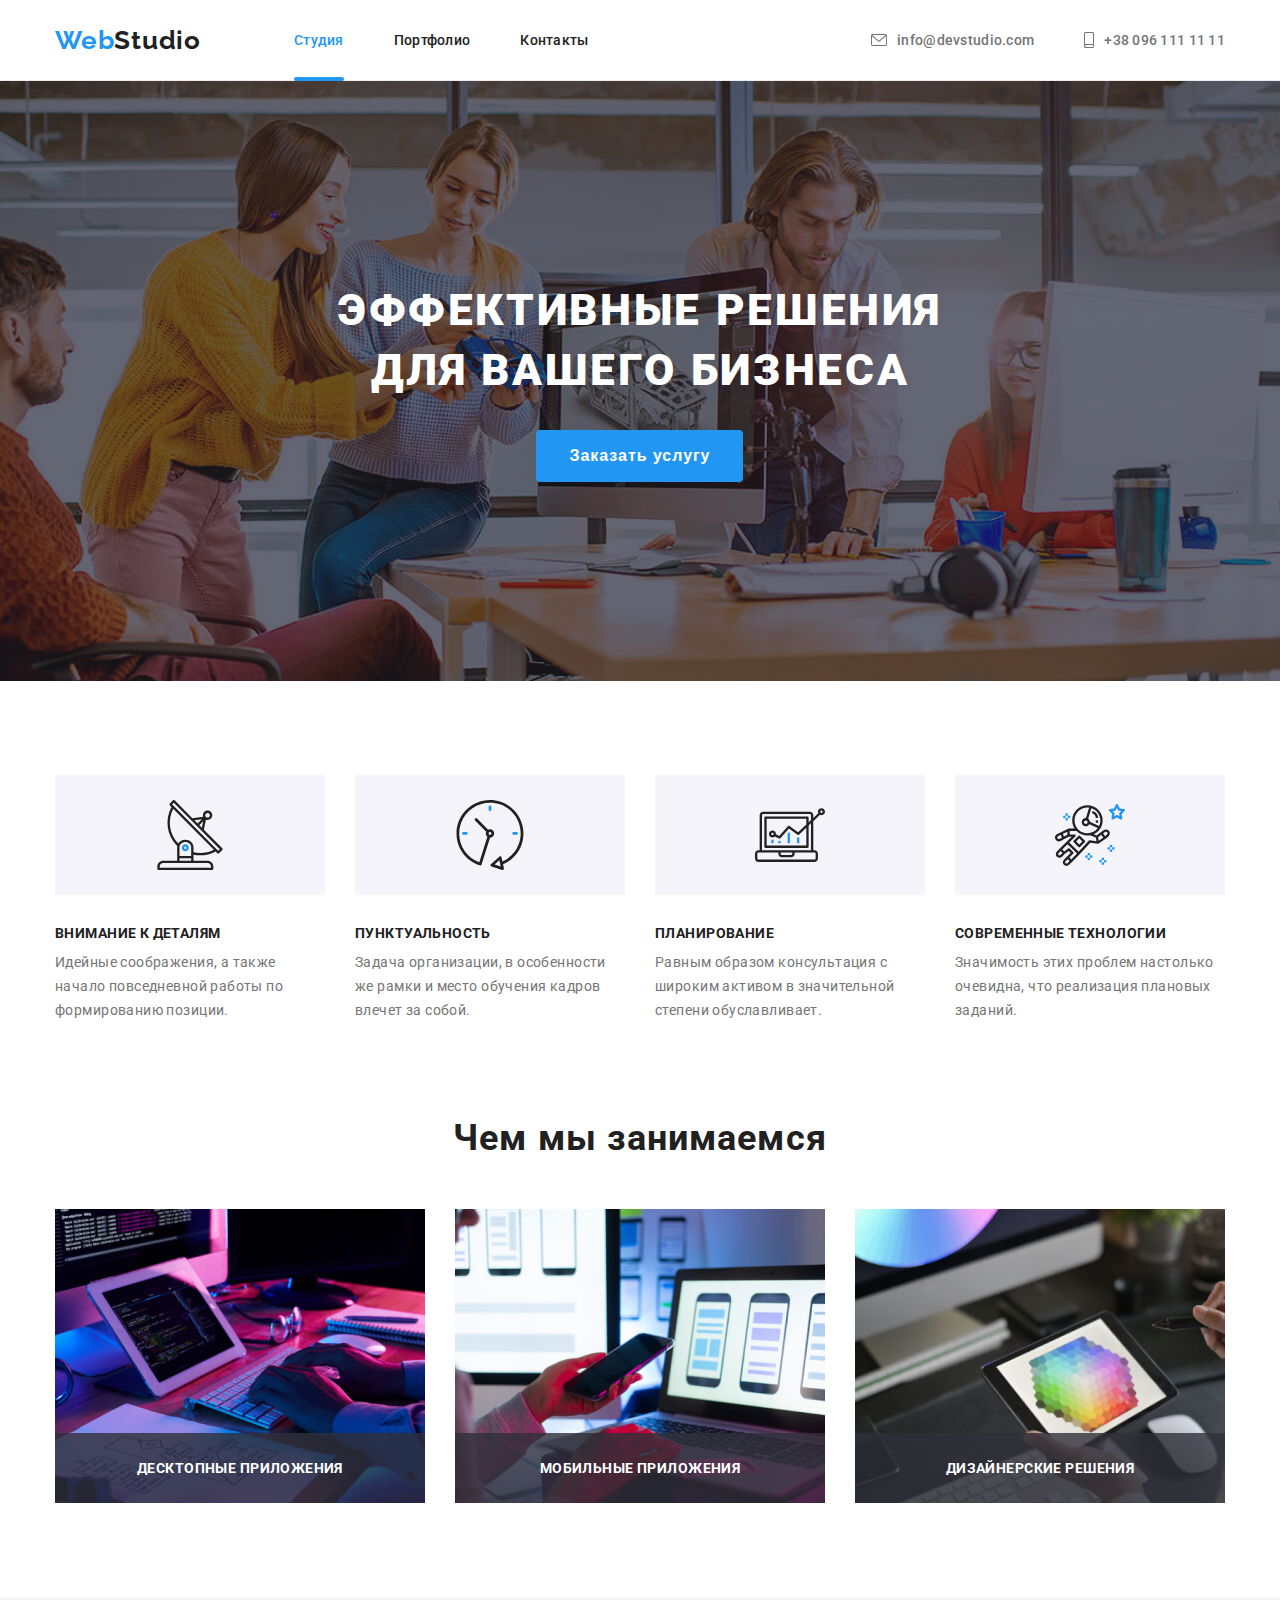
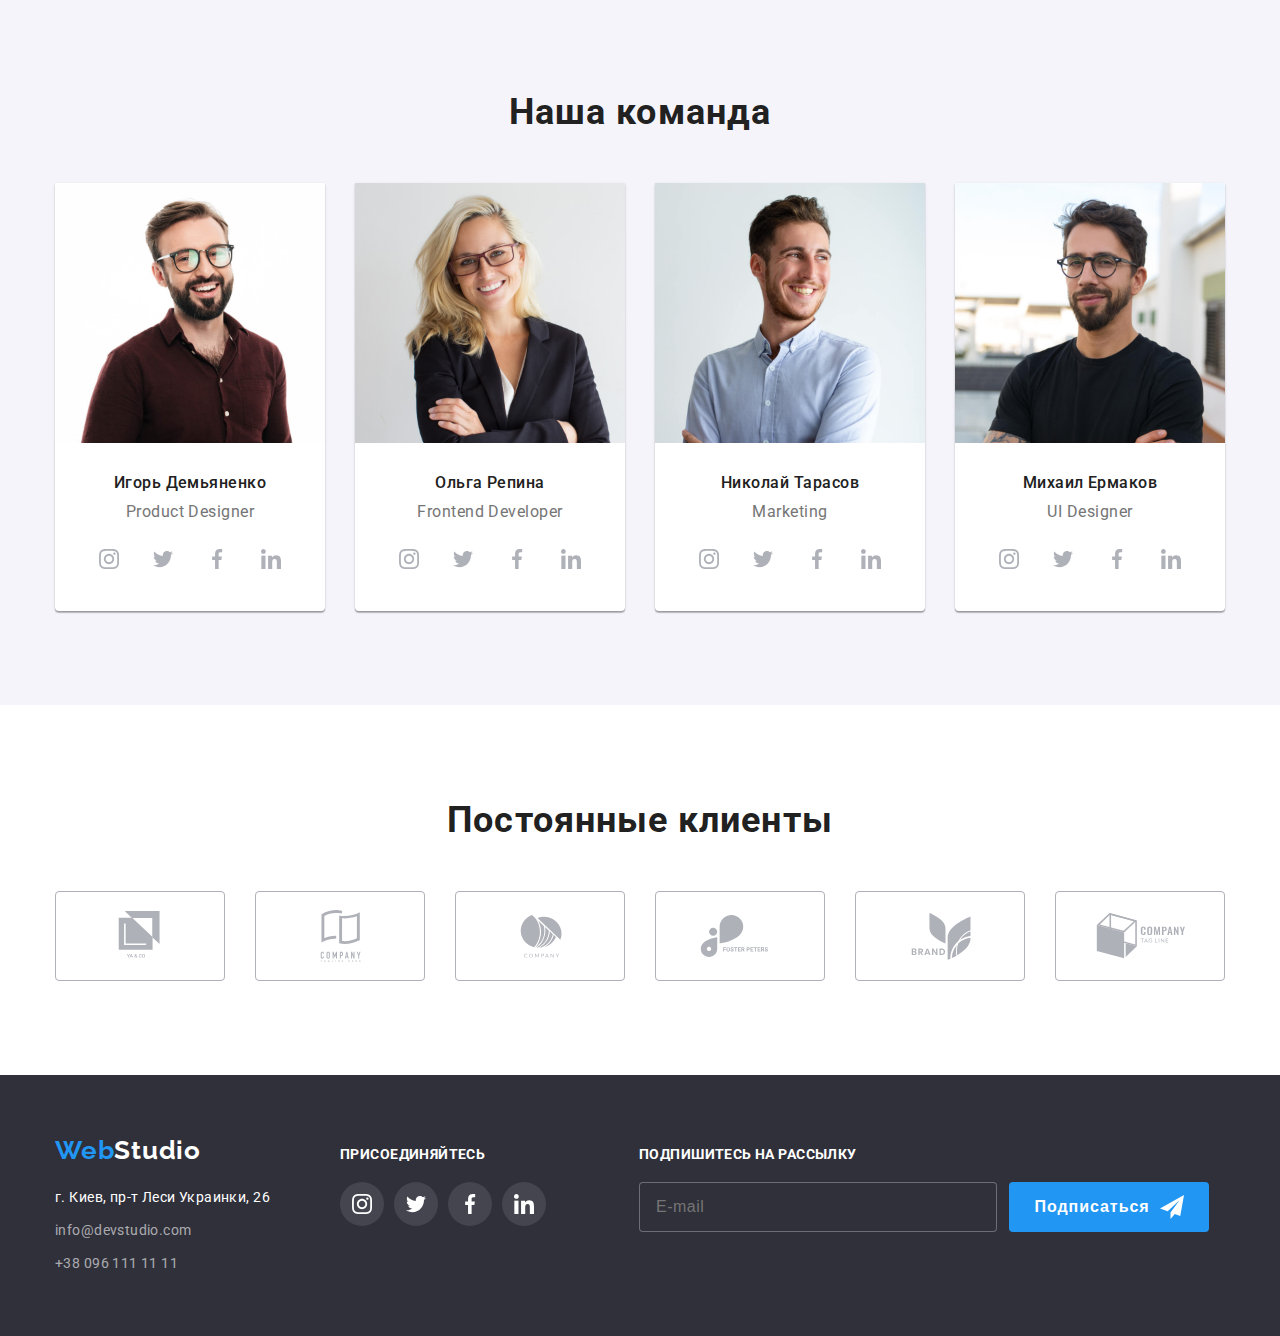
<file: index.html>
<!DOCTYPE html>
<html lang="ru">
<head>
  <meta charset="UTF-8">
  <meta name="viewport" content="width=device-width, initial-scale=1.0">
  <title>Web Studio</title>
  <link href="https://fonts.googleapis.com/css2?family=Raleway:wght@700&family=Roboto:wght@400;500;700;900&display=swap" rel="stylesheet">
  <link rel="stylesheet" href="https://cdnjs.cloudflare.com/ajax/libs/modern-normalize/1.0.0/modern-normalize.min.css" integrity="sha512-ISS7cAi1PEhQ8jnbJpJZMd29NlhNj4AWYyLOSp2CE/CsHxTCu+r+t0D2yoJudVrd0/8fTVPUVDzY5Tvli75u/g==" crossorigin="anonymous" />
  <link rel="stylesheet" href="./css/main.min.css">
</head>

<body class="page">
  
  <!--Header-->
  <header class="page-header">
    <div class="container header-parts">
        <nav class="page-header-nav">
          <a href="./index.html" class="logo link">Web<span class="logo-header">Studio</span>
          </a>
          <!-- Site-nav -->
          <ul class="list site-nav">
            <li class="site-nav-item">
              <a href="./index.html" class="link current">Студия</a>
            </li>
            <li class="site-nav-item">
              <a href="./portfolio.html" class="link">Портфолио</a>
            </li>
            <li class="site-nav-item">
              <a href="" class="link">Контакты</a>
            </li>
          </ul>
        </nav>
        <address class="header-address">
          <ul class="list header-address-list">
            <li class="header-address-item">
              <a href="mailto:info@devstudio.com" class="contacts link">
                <svg class="contact-pick" width="16" height="12">
                  <use href="./images/svg/icons.svg#icon-envelope">
                  </use>
                </svg>
                info@devstudio.com</a>
            </li>
            <li class="header-address-item">
              <a href="tel:380961111111" class="contacts link">
                <svg class="contact-pick" width="10" height="16">
                  <use href="./images/svg/icons.svg#icon-smartphone">
                  </use>
                </svg>
                +38 096 111 11 11</a>
            </li>
          </ul>
        </address>
    </div>
  </header>

  <main>
    <!--Hero-->
    <section class="hero">
      <div class="hero-items">
      <h1 class="hero-title">Эффективные решения <br> для вашего бизнеса</h1>
        <button data-modal-open type="button" class="button-primary">Заказать услугу</button>
      </div>
      </section>

    <!--Advantages-->
    <section class="section">
      <div class="container">
        <h2 class="section-title visually-hidden">Преимущества</h2>

        <ul class="advantages-list list">
          <li class="advantages-item">
              <h3 class="advantages-title">Внимание к деталям</h3>
              <p>Идейные соображения, а также начало повседневной работы по формированию позиции.</p>
          </li>

          <li class="advantages-item">
              <h3 class="advantages-title"> Пунктуальность</h3>
              <p>Задача организации, в особенности же рамки и место обучения кадров влечет за собой.</p>
          </li>

          <li class="advantages-item">
             <h3 class="advantages-title">Планирование</h3>
             <p>Равным образом консультация с широким активом в значительной степени обуславливает.</p>
          </li>

          <li class="advantages-item">
              <h3 class="advantages-title">Современные технологии</h3>
              <p>Значимость этих проблем настолько очевидна, что реализация плановых заданий.</p>
          </li>
        </ul>
      </div>
    </section>

    <!-- Features -->
    <section class="features section">
      <div class="container">
        <h2 class="title">Чем мы занимаемся</h2>
          <ul class="features-list list">
            <li class="features-item">
              
              <img src="./images/features/box1.jpg" width="370" height="294" alt="человек работает с компьютером">
              <div class="features-overlay">
            <h3 class="features-item-title">Десктопные приложения</h3>
            </div>
            </li>
            <li class="features-item">
              
              <img src="./images/features/box2.jpg" width="370" height="294" alt="человек работает с телефоном">
              <div class="features-overlay">
              <h3 class="features-item-title">Мобильные приложения</h3>
            </div>
            </li>
            <li class="features-item">
              
              <img src="./images/features/box3.jpg" width="370" height="294" alt="человек работает с планшетом">
              <div class="features-overlay">
              <h3 class="features-item-title">Дизайнерские решения</h3>
            </div>
            </li>
         </ul>
      </div>
    </section>

    <!--Our-team-->
    <section class="our-team section">
      <div class="container">
        
          <h2 class="title">Наша команда</h2>
        
          <ul class="team-cards list">
            <li class="team-cards-item">
              <img src="./images/ourteam/img.jpg" width="270" height="260" alt="Игорь Демьяненко">
                <h3 class="team-mamber">Игорь Демьяненко</h3>
                  <p>Product Designer</p>
                <ul class="social-network list">
                    <li class="social-network-item">
                      <a href="" class="social-link" aria-label="Instagram link">
                      <svg class="network-icon">
                        <use href="./images/svg/icons.svg#icon-instagram">
                        </use>
                      </svg>
                    </a>
                  </li>
                    <li class="social-network-item">
                      <a href="" class="social-link" aria-label="Twitter link">
                      <svg class="network-icon">
                        <use href="./images/svg/icons.svg#icon-twitter">
                        </use>
                      </svg>
                    </a>
                  </li>
                    <li class="social-network-item">
                      <a href="" class="social-link" aria-label="Facebook link">
                      <svg class="network-icon">
                        <use href="./images/svg/icons.svg#icon-facebook">
                        </use>
                      </svg>
                    </a>
                  </li>
                    <li class="social-network-item">
                      <a href="" class="social-link" aria-label="Linkedin link">
                      <svg class="network-icon">
                        <use href="./images/svg/icons.svg#icon-linkedin">
                        </use>
                      </svg>
                    </a>
                  </li>
                </ul>
              </li>
              <li class="team-cards-item">
                <img src="./images/ourteam/img-1.jpg" width="270" height="260" alt="Ольга Репина">
                  <h3 class="team-mamber">Ольга Репина</h3>
                    <p>Frontend Developer</p>
                    <ul class="social-network list">
                      <li class="social-network-item">
                        <a href="" class="social-link" aria-label="Instagram link">
                        <svg class="network-icon">
                          <use href="./images/svg/icons.svg#icon-instagram">
                          </use>
                        </svg>
                      </a>
                    </li>
                      <li class="social-network-item">
                        <a href="" class="social-link" aria-label="Twitter link">
                        <svg class="network-icon">
                          <use href="./images/svg/icons.svg#icon-twitter">
                          </use>
                        </svg>
                      </a>
                    </li>
                      <li class="social-network-item">
                        <a href="" class="social-link" aria-label="Facebook link">
                        <svg class="network-icon">
                          <use href="./images/svg/icons.svg#icon-facebook">
                          </use>
                        </svg>
                      </a>
                    </li>
                      <li class="social-network-item">
                        <a href="" class="social-link" aria-label="Linkedin link">
                        <svg class="network-icon">
                          <use href="./images/svg/icons.svg#icon-linkedin">
                          </use>
                        </svg>
                      </a>
                    </li>
                    </ul>
              </li>
              <li class="team-cards-item">
                <img src="./images/ourteam/img-2.jpg" width="270" height="260" alt="Николай Тарасов">
                  <h3 class="team-mamber">Николай Тарасов</h3>
                    <p>Marketing</p>
                    <ul class="social-network list">
                      <li class="social-network-item">
                        <a href="" class="social-link" aria-label="Instagram link">
                        <svg class="network-icon">
                          <use href="./images/svg/icons.svg#icon-instagram">
                          </use>
                        </svg>
                      </a>
                    </li>
                      <li class="social-network-item">
                        <a href="" class="social-link" aria-label="Twitter link">
                        <svg class="network-icon">
                          <use href="./images/svg/icons.svg#icon-twitter">
                          </use>
                        </svg>
                      </a>
                    </li>
                      <li class="social-network-item">
                        <a href="" class="social-link" aria-label="Facebook link">
                        <svg class="network-icon">
                          <use href="./images/svg/icons.svg#icon-facebook">
                          </use>
                        </svg>
                      </a>
                    </li>
                      <li class="social-network-item">
                        <a href="" class="social-link" aria-label="Linkedin link">
                        <svg class="network-icon">
                          <use href="./images/svg/icons.svg#icon-linkedin">
                          </use>
                        </svg>
                      </a>
                    </li>
                    </ul>
              </li>
              <li class="team-cards-item">
                <img src="./images/ourteam/img-3.jpg" width="270" height="260" alt="Михаил Ермаков">
                  <h3 class="team-mamber">Михаил Ермаков</h3>
                    <p>UI Designer</p>
                    <ul class="social-network list">
                      <li class="social-network-item">
                        <a href="" class="social-link" aria-label="Instagram link">
                        <svg class="network-icon">
                          <use href="./images/svg/icons.svg#icon-instagram">
                          </use>
                        </svg>
                      </a>
                    </li>
                      <li class="social-network-item">
                        <a href="" class="social-link" aria-label="Twitter link">
                        <svg class="network-icon">
                          <use href="./images/svg/icons.svg#icon-twitter">
                          </use>
                        </svg>
                      </a>
                    </li>
                      <li class="social-network-item">
                        <a href="" class="social-link" aria-label="Facebook link">
                        <svg class="network-icon">
                          <use href="./images/svg/icons.svg#icon-facebook">
                          </use>
                        </svg>
                      </a>
                    </li>
                      <li class="social-network-item">
                        <a href="" class="social-link" aria-label="Linkedin link">
                        <svg class="network-icon">
                          <use href="./images/svg/icons.svg#icon-linkedin">
                          </use>
                        </svg>
                      </a>
                    </li>
                    </ul>
              </li>
          </ul>
      </div>
    </section>

    <!--Clients-->
    <section class="section">
      <div class="container">
        <h2 class="title">Постоянные клиенты</h2>

        <ul class="clients-list list">
            <li class="clients-item">
            <a href="" class="clients-link">
              <svg class="clients-icon">
                <use href="./images/svg/icons.svg#icon-client1">
                </use>
              </svg>
            </a>
          </li>
          <li class="clients-item">
            <a href="" class="clients-link">
              <svg class="clients-icon">
                <use href="./images/svg/icons.svg#icon-client2">
                </use>
              </svg>
            </a>
          </li>
          <li class="clients-item">
            <a href="" class="clients-link">
              <svg class="clients-icon">
                <use href="./images/svg/icons.svg#icon-client3">
                </use>
              </svg>
            </a>
          </li>
          <li class="clients-item">
            <a href="" class="clients-link">
              <svg class="clients-icon">
                <use href="./images/svg/icons.svg#icon-client4">
                </use>
              </svg>
            </a>
          </li>
          <li class="clients-item">
            <a href="" class="clients-link">
              <svg class="clients-icon">
                <use href="./images/svg/icons.svg#icon-client5">
                </use>
              </svg>
            </a>
          </li>
          <li class="clients-item">
            <a href="" class="clients-link">
              <svg class="clients-icon">
                <use href="./images/svg/icons.svg#icon-client6">
                </use>
              </svg>
            </a>
          </li>
        </ul>
      </div>
    </section>
  </main>

  <!--Footer-->
  <footer class="footer">
    <div class="container">
      <div class="footer-content">
        <div class="first-footer-column">
          <a href="./index.html" class="logo link">Web<span class="logo-footer">Studio</span></a>
            <address class="footer-address">
              <ul class="list footer-address-list">
                <li class="footer-address-item">
                  <p>г. Киев, пр-т Леси Украинки, 26</p>
                </li>
                <li class="footer-address-item">
                  <a href="mailto:info@devstudio.com" class="contacts link">info@devstudio.com</a>
                </li>
                <li class="footer-address-item">
                  <a href="tel:380961111111" class="contacts link">+38 096 111 11 11</a>
                </li>
              </ul>
            </address>
        </div>
        <div class="second-footer-column">
          <p>Присоединяйтесь</p>
          <div class="footer-media">
          <ul class="social-network list">
            <li class="social-network-item">
              <a href="" class="social-link" aria-label="Instagram link">
              <svg class="network-icon">
                <use href="./images/svg/icons.svg#icon-instagram">
                </use>
              </svg>
            </a>
          </li>
            <li class="social-network-item">
              <a href="" class="social-link" aria-label="Twitter link">
              <svg class="network-icon">
                <use href="./images/svg/icons.svg#icon-twitter">
                </use>
              </svg>
            </a>
          </li>
            <li class="social-network-item">
              <a href="" class="social-link" aria-label="Facebook link">
              <svg class="network-icon">
                <use href="./images/svg/icons.svg#icon-facebook">
                </use>
              </svg>
            </a>
          </li>
            <li class="social-network-item">
              <a href="" class="social-link" aria-label="Linkedin link">
              <svg class="network-icon">
                <use href="./images/svg/icons.svg#icon-linkedin">
                </use>
              </svg>
            </a>
          </li>
          </ul>
        </div>
        </div>

        <div class="third-footer-column">
          <p>Подпишитесь на рассылку</p>
          <form action="#" class="footer-form-subscription">
              <input type="email" name="subscription" class="subscription-input" id="footer-email" placeholder="E-mail">
            <button type="submit" class="subscription-button">Подписаться
              <svg width="24px" height="24px" class="form-subscription-icon">
                <use href="./images/svg/sprite.svg#send"></use>
              </svg>
            </button>
          </form>
        </div>

      </div>
    </div>
  </footer>
 
  <div class="backdrop is-hidden" data-modal>
    <div class="modal-window-cover">
      <div class="modal">
      <button type="button" class="close-button" data-modal-close>
      <svg width="11" height="11">
        <use href="./images/svg/icons.svg#icon-Vector">
        </use>
      </svg>
      </button>

      <h2 class="title">
        Оставьте свои данные, мы вам перезвоним
      </h2>

     <form action="#" class="modal-form">

       <label for="user-name" class="modal-form-items-title">Имя</label>
       <div class="modal-form-field">
       <input type="text" name="user-name" id="user-name" class="modal-form-input">
       <svg class="modal-form-pick" width="18" height="18">
         <use href="./images/svg/icons.svg#icon-person"></use>
       </svg>
      </div>

       <label for="user-phone" class="modal-form-items-title">Телефон</label>
       <div class="modal-form-field">
       <input type="tel" name="user-phone" id="user-phone" class="modal-form-input">
       <svg class="modal-form-pick" width="18" height="18">
        <use href="./images/svg/icons.svg#icon-phone"></use>
      </svg>
     </div>
     
       <label for="user-email" class="modal-form-items-title">Почта</label>
       <div class="modal-form-field">
       <input type="email" name="user-email" id="user-email" class="modal-form-input">
       <svg class="modal-form-pick" width="18" height="18">
        <use href="./images/svg/icons.svg#icon-email"></use>
      </svg>
     </div>
       <label for="user-comment" class="modal-form-items-title">Комментарий</label>
       <div class="modal-form-massage">
       <textarea name="user-comment" id="user-comment" class="modal-form-comment" placeholder="Введите текст"></textarea>
     </div>

     <div class="modal-checkbox-container">  
      <input type="checkbox" class="modal-form-check visually-hidden" name="user-policy" value="html" id="user-policy">
       <label for="user-policy" class="modal-form-label-check">
       <span class="confirmation">Соглашаюсь с рассылкой и принимаю <a href="#" class="confirmation-agreement"> Условия договора</a></span>
      </label>
    </div>
     <div class="access-button">
     <button type="submit" class="button-primary" value="html">Отправить</button>
    </div>
    </form>

    </div>
  </div>
</div>
  <script src="./js/modal.js"></script>
</body>
</html>
</file>
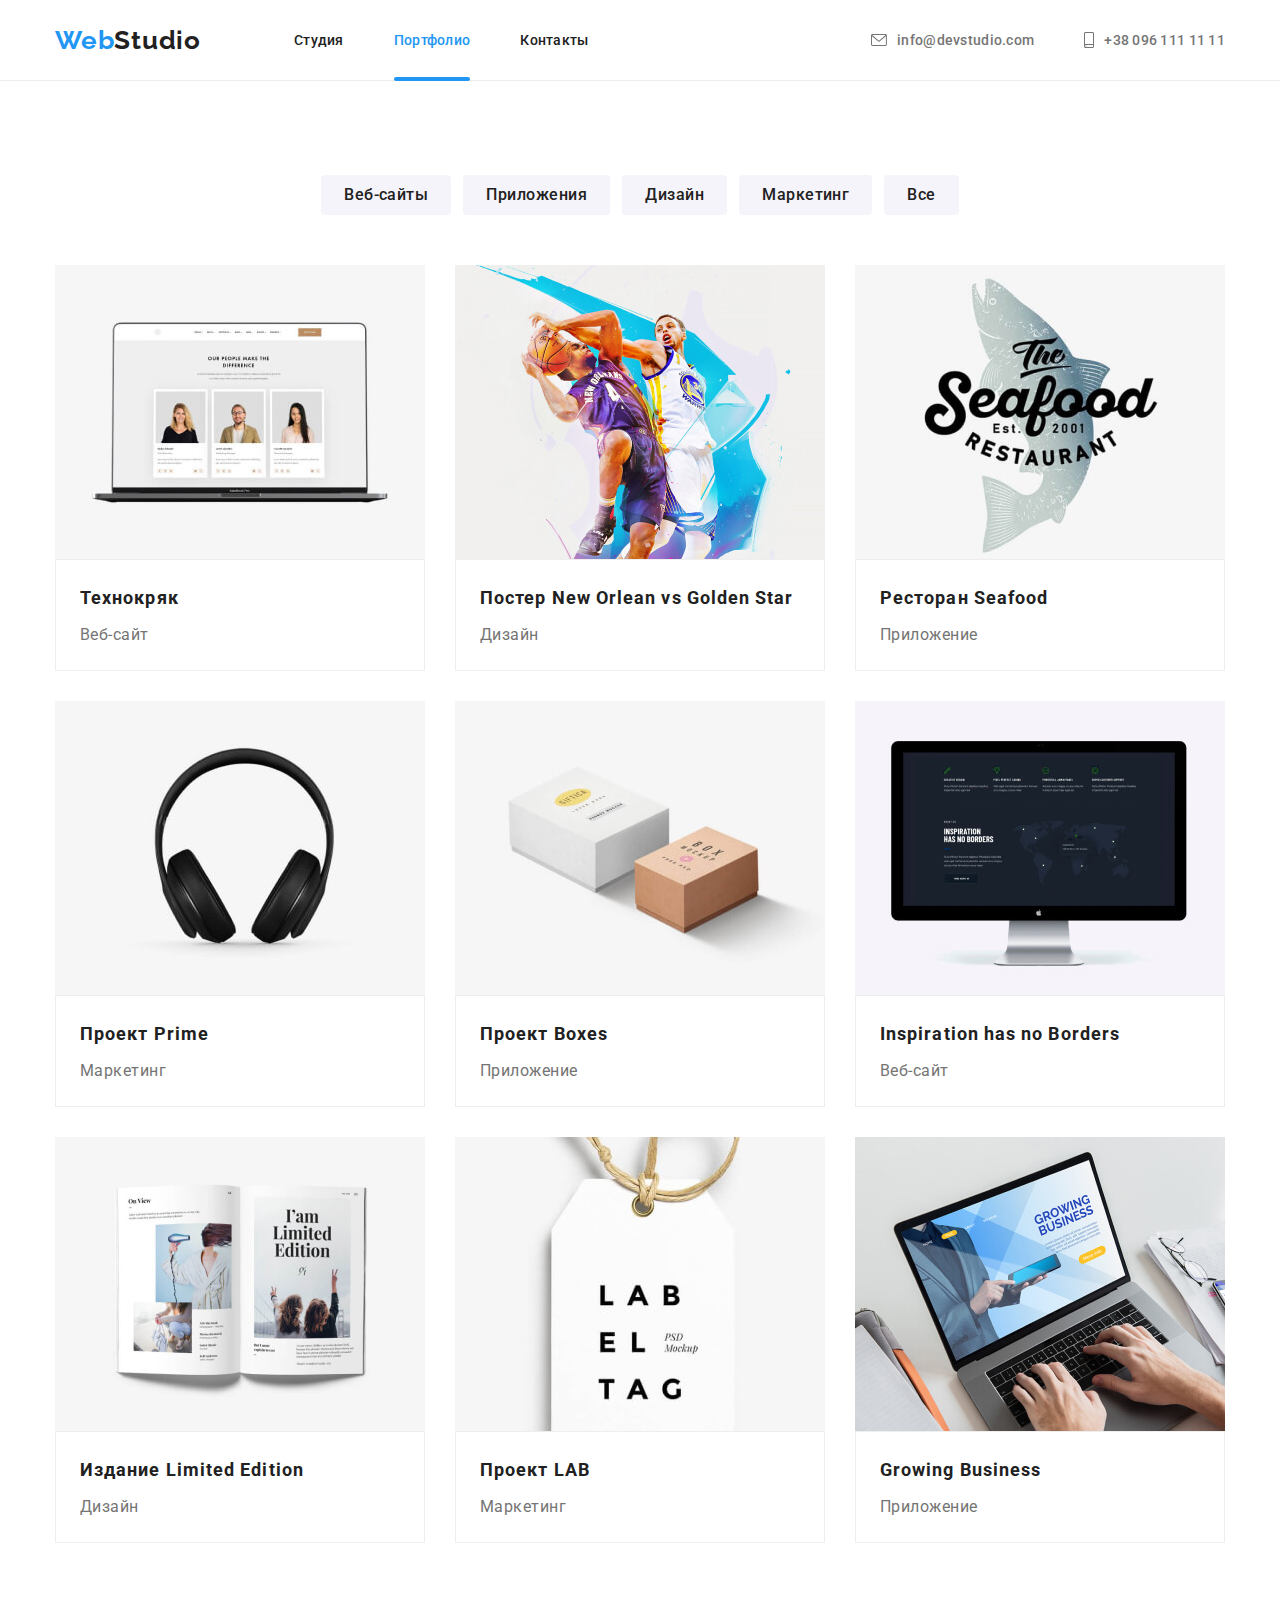
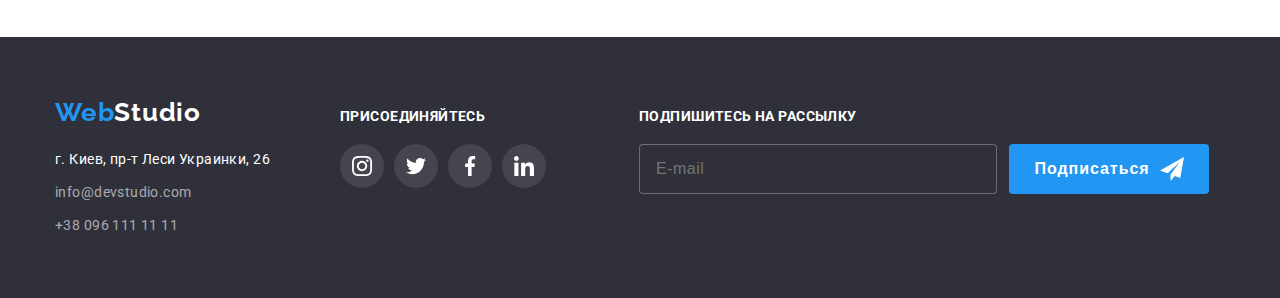
<file: portfolio.html>
<!DOCTYPE html>
<html lang="ru">
<head>
  <meta charset="UTF-8">
  <meta name="viewport" content="width=device-width, initial-scale=1.0">
  <title>Portfolio</title>
  <link href="https://fonts.googleapis.com/css2?family=Raleway:wght@700&family=Roboto:wght@400;500;700;900&display=swap" rel="stylesheet">
  <link rel="stylesheet" href="https://cdnjs.cloudflare.com/ajax/libs/modern-normalize/1.0.0/modern-normalize.min.css" integrity="sha512-ISS7cAi1PEhQ8jnbJpJZMd29NlhNj4AWYyLOSp2CE/CsHxTCu+r+t0D2yoJudVrd0/8fTVPUVDzY5Tvli75u/g==" crossorigin="anonymous" />
  <link rel="stylesheet" href="./css/portfolio.min.css">
</head>
<body>
   
  <!--Header-->
  <header class="page-header">
    <div class="container header-parts">
        <nav class="page-header-nav">
          <a href="./index.html" class="logo link">Web<span class="logo-header">Studio</span>
          </a>
          <!-- Site-nav -->
          <ul class="list site-nav">
            <li class="site-nav-item">
              <a href="./index.html" class="link">Студия</a>
            </li>
            <li class="site-nav-item">
              <a href="./portfolio.html" class="link current">Портфолио</a>
            </li>
            <li class="site-nav-item">
              <a href="" class="link">Контакты</a>
            </li>
          </ul>
        </nav>
        <address class="header-address">
          <ul class="list header-address-list">
            <li class="header-address-item">
              <a href="mailto:info@devstudio.com" class="contacts link">
                <svg class="contact-pick" width="16" height="12">
                  <use href="./images/svg/icons.svg#icon-envelope">
                  </use>
                </svg>info@devstudio.com
              </a>
            </li>
            <li class="header-address-item">
              <a href="tel:380961111111" class="contacts link">
                <svg class="contact-pick" width="10" height="16">
                  <use href="./images/svg/icons.svg#icon-smartphone">
                  </use>
                </svg> +38 096 111 11 11
              </a>
            </li>
          </ul>
        </address>
    </div>
  </header>

  <main>
    <div class="section">
    <div class="container">
      <h1 class="section-title visually-hidden">Заголовок страници</h1>
  
      <!-- portfolio-nav -->
        <div class="radio-btn">
          <a href="" class="filter-btn">Веб-сайты</a>
          <a href="" class="filter-btn">Приложения</a> 
          <a href="" class="filter-btn">Дизайн</a>
          <a href="" class="filter-btn">Маркетинг</a>
          <a href="" class="filter-btn">Все</a>
        </div>
        <!-- <div>
          <button type="button" class="button secondary">Веб-сайты</button>
          <button type="button" class="button secondary">Приложения</button>
          <button type="button" class="button secondary">Дизайн</button>
          <button type="button" class="button secondary">Маркетинг</button>
          <button type="button" class="button secondary">Все</button>
        </div> -->
  
      <!-- projects -->
      <h2 class="title visually-hidden">Наши проекты</h2>
      
      <ul class="projects list">

        <li class="projects-item">
          <a href="" class="projects-link link">
            <div class="projects-overlay">
              <img src="./images/portfolio/tehno.jpg" class="projects-img" width="370" alt="Laptop">
              <span class="projects-overlay-text">Технокряк это современная площадка распространения коронавируса.
                Компании используют эту платформу для цифрового шпионажа и атак на
                защищённые сервера конкурентов.
              </span>
            </div>
            <div class="projects-column">
              <h3 class="projects-title">Технокряк</h3>
              <p>Веб-сайт</p>
            </div>
          </a>
        </li>
      
        <li class="projects-item">
            <a href="" class="projects-link link">
              <div class="projects-overlay">
                <img src="./images/portfolio/novsgs.jpg" width="370" alt="Basketball players">
            <span class="projects-overlay-text">Lorem ipsum dolor sit amet consectetur adipisicing.
            </span>
            </div>
          <div class="projects-column">
            <h3 class="projects-title">Постер New Orlean vs Golden Star</h3>
            <p>Дизайн</p>
          </div>
        </a>
        </li>   
    
        <li class="projects-item">
          <a href="" class="projects-link link">
            <div class="projects-overlay">
            <img src="./images/portfolio/Seafood.jpg" width="370" alt="Seafood">
            <span class="projects-overlay-text">Lorem ipsum dolor.
            </span>
          </div>
          <div class="projects-column">
            <h3 class="projects-title">Ресторан Seafood</h3>
            <p>Приложение</p>
          </div>
          </a>
        </li>
  
        <li class="projects-item">
          <a href="" class="projects-link link">
            <div class="projects-overlay">
            <img src="./images/portfolio/headset.jpg" width="370" alt="Headset">
            <span class="projects-overlay-text">Lorem ipsum dolor.
            </span>
            </div>
            <div class="projects-column">
            <h3 class="projects-title">Проект Prime</h3>
            <p>Маркетинг</p>
            </div>
            </a>
        </li>
  
        <li class="projects-item">
          <a href="" class="projects-link link">
            <div class="projects-overlay">
            <img src="./images/portfolio/brick.jpg" width="370" alt="Bricks">
            <span class="projects-overlay-text">Lorem ipsum dolor.
            </span>
            </div>
            <div class="projects-column">
            <h3 class="projects-title">Проект Boxes</h3>
            <p>Приложение</p>
            </div>
            </a>
        </li>
  
        <li class="projects-item">
          <a href="" class="projects-link link">
            <div class="projects-overlay">
            <img src="./images/portfolio/img3.jpg" width="370" alt="Desktop">
            <span class="projects-overlay-text">Lorem ipsum dolor.
            </span>
          </div>
            <div class="projects-column">
            <h3 class="projects-title">Inspiration has no Borders</h3>
            <p>Веб-сайт</p>
            </div>
            </a>
        </li>
  
        <li class="projects-item">
          <a href="" class="projects-link link">
            <div class="projects-overlay">
            <img src="./images/portfolio/book.jpg" width="370" alt="Book">
            <span class="projects-overlay-text">Lorem ipsum dolor.
            </span>
          </div>
            <div class="projects-column">
            <h3 class="projects-title">Издание Limited Edition</h3>
            <p>Дизайн</p>
            </div>
            </a>
        </li>
  
        <li class="projects-item">
          <a href="" class="projects-link link">
            <div class="projects-overlay">
            <img src="./images/portfolio/lab.jpg" width="370" alt="Label">
            <span class="projects-overlay-text">Lorem ipsum dolor.
            </span>
          </div>
            <div class="projects-column">
            <h3 class="projects-title">Проект LAB</h3>
            <p>Маркетинг</p>
            </div>
            </a>
        </li>
  
        <li class="projects-item">
          <a href="" class="projects-link link">
            <div class="projects-overlay">
            <img src="./images/portfolio/img1.jpg" width="370" alt="Notebook">
            <span class="projects-overlay-text">Lorem ipsum dolor.
            </span>
          </div>
            <div class="projects-column">
            <h3 class="projects-title">Growing Business</h3>
            <p>Приложение</p>
            </div>
            </a>
        </li>
      </ul>
    </div>
  </div>
  </main>

    <!--Footer-->
  <footer class="footer">
    <div class="container">
      <div class="footer-content">
        <div class="first-footer-column">
          <a href="./index.html" class="logo link">Web<span class="logo-footer">Studio</span></a>
            <address class="footer-address">
              <ul class="list footer-address-list">
                <li class="footer-address-item">
                  <p>г. Киев, пр-т Леси Украинки, 26</p>
                </li>
                <li class="footer-address-item">
                  <a href="mailto:info@devstudio.com" class="contacts link">info@devstudio.com</a>
                </li>
                <li class="footer-address-item">
                  <a href="tel:380961111111" class="contacts link">+38 096 111 11 11</a>
                </li>
              </ul>
            </address>
        </div>
        <div class="second-footer-column">
          <p>Присоединяйтесь</p>
          <div class="footer-media">
          <ul class="social-network list">
            <li class="social-network-item">
              <a href="" class="social-link" aria-label="Instagram link">
              <svg class="network-icon">
                <use href="./images/svg/icons.svg#icon-instagram">
                </use>
              </svg>
            </a>
          </li>
            <li class="social-network-item">
              <a href="" class="social-link" aria-label="Twitter link">
              <svg class="network-icon">
                <use href="./images/svg/icons.svg#icon-twitter">
                </use>
              </svg>
            </a>
          </li>
            <li class="social-network-item">
              <a href="" class="social-link" aria-label="Facebook link">
              <svg class="network-icon">
                <use href="./images/svg/icons.svg#icon-facebook">
                </use>
              </svg>
            </a>
          </li>
            <li class="social-network-item">
              <a href="" class="social-link" aria-label="Linkedin link">
              <svg class="network-icon">
                <use href="./images/svg/icons.svg#icon-linkedin">
                </use>
              </svg>
            </a>
          </li>
          </ul>
        </div>
        </div>

        <div class="third-footer-column">
          <p>Подпишитесь на рассылку</p>
          <form action="#" class="footer-form-subscription">
              <input type="email" name="subscription" class="subscription-input" id="footer-email" placeholder="E-mail">
            <button type="submit" class="subscription-button">Подписаться
              <svg width="24px" height="24px" class="form-subscription-icon">
                <use href="./images/svg/sprite.svg#send"></use>
              </svg>
            </button>
          </form>
        </div>

      </div>
    </div>
  </footer>

</body>
</html>
</file>
<file: css/main.min.css>
.visually-hidden{position:absolute !important;clip:rect(1px 1px 1px 1px);clip:rect(1px, 1px, 1px, 1px);padding:0 !important;border:0 !important;height:1px !important;width:1px !important;overflow:hidden}:root{--primary-text-color: #212121;--secondary-text-color: #757575;--accent-color: #2196F3;--white-text-color: #ffffff;--secondary-bg-color: #F5F4FA;--third-bg-color: #2F303A;--media-color: #AFB1B8}html{box-sizing:border-box}*,*::before,*::after{box-sizing:inherit}body{margin:0 auto;font-family:Roboto, sans-serif;color:var(--primary-text-color)}.link{text-decoration:none}.list{padding:0px;margin:0px;list-style:none}img{display:block}address{font-style:normal}.container{width:1200px;padding-left:15px;padding-right:15px;margin:0 auto}.section{padding-top:94px;padding-bottom:94px}.title{font-weight:700;font-size:36px;line-height:1.167;letter-spacing:0.03em;text-align:center;margin-top:0px;margin-bottom:50px}.logo{display:flex;font-family:Raleway, sans-serif;font-weight:700;font-size:26px;line-height:1.192;letter-spacing:0.03em;color:var(--accent-color)}.social-network,.social-link{display:flex;justify-content:center}.social-network-item:not(:last-child){margin-right:10px}.social-link{align-items:center;width:44px;height:44px;border-radius:50%;transition:background-color 250ms cubic-bezier(0.4, 0, 0.2, 1)}.social-link:focus,.social-link:hover{background-color:var(--accent-color)}.social-link:focus .network-icon,.social-link:hover .network-icon{fill:var(--white-text-color)}.network-icon{width:20px;height:20px;fill:var(--media-color)}.backdrop{position:fixed;left:0;right:0;top:0;bottom:0;width:100%;height:100%;opacity:1;background-color:rgba(0,0,0,0.2);transition:all 0.4s ease}.backdrop.is-hidden{opacity:0;visibility:hidden;transition-delay:0.4s}.backdrop.is-hidden .modal{transform:translateY(-100%) scale(0.3);transition-delay:0.1s;opacity:0}.modal-window-cover{position:absolute;display:flex;justify-content:center;overflow:hidden auto;padding-top:80px;left:0;right:0;top:0;bottom:0}.modal{position:relative;min-height:581px;max-width:528px;width:100%;opacity:1;margin:auto;padding-left:40px;padding-right:40px;padding-top:40px;background-color:var(--white-text-color);box-shadow:0px 1px 3px rgba(0,0,0,0.12),0px 1px 1px rgba(0,0,0,0.14),0px 2px 1px rgba(0,0,0,0.2);border-radius:4px;transform:scale(1);transition:all .3s linear}.modal .title{margin-bottom:12px;font-size:20px;line-height:1.15}.close-button{position:absolute;top:8px;right:8px;width:30px;height:30px;padding:3px;border:1px solid rgba(0,0,0,0.1);border-radius:50%;cursor:pointer;fill:#000000;background-color:var(--white-text-color)}.close-button:hover,.close-button:focus{fill:var(--accent-color)}.modal-form{display:flex;flex-direction:column}.modal-form-input{height:40px;padding-left:42px}.modal-form-comment{padding:12px 16px;min-height:120px;resize:none}.modal-form-massage{margin-bottom:20px}.modal-form-input,.modal-form-comment{width:100%;border:1px solid rgba(33,33,33,0.2);border-radius:4px}.modal-form-input:focus,.modal-form-input:hover,.modal-form-comment:focus,.modal-form-comment:hover{cursor:pointer;border-color:var(--accent-color);outline:none}.modal-form-field{position:relative;margin-bottom:10px}.modal-form-field:hover .modal-form-pick,.modal-form-field:focus .modal-form-pick{fill:var(--accent-color)}.modal-form-pick{position:absolute;top:0;left:0;margin:11px 12px}.modal-form-items-title{margin-bottom:4px;font-size:12px;line-height:1.17;letter-spacing:0.01em;color:var(--secondary-text-color)}.modal-form-label-check{display:flex;align-items:center;margin-bottom:30px}.modal-form-label-check::before{content:"";display:block;cursor:pointer;width:16px;height:15px;margin-right:7px;border:1px solid var(--primary-text-color);border-radius:2px}.modal-form-check:checked+.modal-form-label-check::before{border-color:var(--accent-color);background-image:url(../images/svg/icon-check.svg);background-size:contain;background-origin:border-box}.modal-form-check:checked ~ .modal-form-label-check{transform:translateX(15px)}.confirmation{font-size:14px;line-height:1.714;letter-spacing:0.03em;transition:transform 250ms linear;color:var(--secondary-text-color)}.confirmation-agreement{text-decoration:underline;color:var(--accent-color)}.access-button .button-primary{display:flex;justify-content:center;margin:0 auto}.contacts{align-items:center;display:flex;transition:color 250ms cubic-bezier(0.4, 0, 0.2, 1)}.page-header{border-bottom:1px solid #ECECEC}.header-parts,.page-header-nav{display:flex;align-items:center}.logo-header{color:var(--primary-text-color)}.site-nav{display:flex;margin:0px;margin-left:93px;font-weight:500;font-size:14px;line-height:1.143;letter-spacing:0.02em}.site-nav .link{display:block;position:relative;padding-top:32px;padding-bottom:32px;width:max-content;transition:color 250ms cubic-bezier(0.4, 0, 0.2, 1);color:var(--primary-text-color)}.site-nav .link:hover,.site-nav .link:focus,.site-nav .link.current{color:var(--accent-color)}.site-nav .link:hover::after,.site-nav .link:focus::after,.site-nav .link.current::after{opacity:1}.site-nav-item .link::after{display:block;position:absolute;content:"";opacity:0;margin:0 auto;margin-top:29px;width:100%;height:4px;transition:opacity 250ms cubic-bezier(0.4, 0, 0.2, 1);background:#2196F3;border-radius:2px}.site-nav-item:not(:last-child){margin-right:50px}.header-address{display:flex;margin-left:auto}.header-address-list{display:flex}.header-address-item:not(:last-child){margin-right:50px}.header-address .contacts{font-size:14px;font-weight:500;line-height:1.143;letter-spacing:0.02em;color:var(--secondary-text-color)}.header-address .contacts:hover,.header-address .contacts:focus{color:var(--accent-color)}.contact-pick{margin-right:10px;transition:fill 250ms cubic-bezier(0.4, 0, 0.2, 1);fill:var(--secondary-text-color)}.contacts:hover .contact-pick,.contacts:focus .contact-pick{fill:var(--accent-color)}.hero{display:flex;max-width:1600px;min-height:600px;margin-left:auto;margin-right:auto;background-image:linear-gradient(to right, rgba(47,48,58,0.4), rgba(47,48,58,0.4)),url(../images/header/header.jpg);background-color:var(--third-bg-color);background-repeat:no-repeat;background-position:center}.hero-items{max-width:726px;padding:0 15px;text-align:center;margin:auto}.hero-title{margin:0px;margin-bottom:30px;font-weight:900;font-size:44px;line-height:1.364;letter-spacing:0.06em;text-transform:uppercase;color:var(--white-text-color)}.button-primary{display:inline-flex;border:1px solid transparent;border-radius:4px;padding:10px 32px;min-width:200px;font-weight:700;font-size:16px;line-height:1.875;letter-spacing:0.06em;cursor:pointer;color:var(--white-text-color);background-color:var(--accent-color);transition:all 250ms cubic-bezier(0.4, 0, 0.2, 1)}.button-primary:hover,.button-primary:focus{color:var(--primary-text-color);background-color:var(--secondary-bg-color)}.advantages-title{font-weight:700;font-size:14px;line-height:1.143;letter-spacing:0.03em;text-transform:uppercase;margin-top:0px;margin-bottom:10px;color:var(--primary-text-color)}.advantages-list{display:flex}.advantages-list p{font-size:14px;line-height:1.714;letter-spacing:0.03em;margin:0px;padding:0px;color:var(--secondary-text-color)}.advantages-item{width:calc((100% - 90px) / 4)}.advantages-item::before{display:block;content:"";width:100%;height:120px;margin-bottom:30px;background-size:auto;background-repeat:no-repeat;background-position:center;background-color:var(--secondary-bg-color)}.advantages-item:nth-child(1)::before{background-image:url(../images/advantages/antenna.svg)}.advantages-item:nth-child(2)::before{background-image:url(../images/advantages/clock.svg)}.advantages-item:nth-child(3)::before{background-image:url(../images/advantages/diagram.svg)}.advantages-item:nth-child(4)::before{background-image:url(../images/advantages/astronaut.svg)}.advantages-item:not(:last-child){margin-right:30px}.features{padding-top:0}.features-list{display:flex}.features-item{position:relative}.features-item:not(:last-child){margin-right:30px}.features-item-title{margin:0 auto;font-weight:700;font-size:14px;line-height:1.143;letter-spacing:0.03em;text-align:center;text-transform:uppercase;color:var(--white-text-color)}.features-overlay{position:absolute;width:100%;min-height:70px;left:0;bottom:0;padding-top:27px;padding-bottom:27px;background-color:rgba(47,48,58,0.8)}.our-team{background-color:var(--secondary-bg-color);padding-top:94px;padding-bottom:94px}.team-cards{display:flex;text-align:center}.team-cards p{margin-bottom:16px;margin-top:0px;font-size:16px;line-height:1.188;letter-spacing:0.03em;color:var(--secondary-text-color)}.team-cards img{margin-bottom:30px}.team-mamber{margin-bottom:10px;margin-top:0px;font-weight:500;font-size:16px;line-height:1.188;letter-spacing:0.03em}.team-cards-item{width:calc((100% - 90px) / 4);box-shadow:0px 1px 3px rgba(0,0,0,0.12),0px 1px 1px rgba(0,0,0,0.14),0px 2px 1px rgba(0,0,0,0.2);border-radius:0px 0px 4px 4px;background-color:#FFFFFF}.team-cards-item:not(:last-child){margin-right:30px}.team-cards .social-network-item{margin-bottom:30px}.clients-list,.clients-link{display:flex;justify-content:center}.clients-link{align-items:center;width:170px;height:90px;border:1px solid var(--media-color);border-radius:4px;background-color:var(--white-text-color);transition:border-color 250ms cubic-bezier(0.4, 0, 0.2, 1)}.clients-link:hover,.clients-link:focus{background-color:var(--white-text-color)}.clients-link:hover .clients-icon,.clients-link:focus .clients-icon{fill:var(--accent-color)}.clients-icon{width:170px;height:90px;transition:fill 3250ms cubic-bezier(0.4, 0, 0.2, 1);fill:var(--media-color)}.clients-item a:hover,.clients-item a:focus{border-color:var(--accent-color)}.clients-item:not(:last-child){margin-right:30px}.footer{margin:0 auto;padding-top:60px;padding-bottom:60px;background-color:var(--third-bg-color)}.footer-content{display:flex;align-items:baseline}.logo-footer{color:var(--white-text-color)}.footer .logo{margin-bottom:20px}.first-footer-column{margin-right:70px}.footer-address p,.footer-address .contacts{margin:0px;font-size:14px;line-height:1.714;letter-spacing:0.03em;color:var(--white-text-color)}.footer-address .contacts{color:rgba(255,255,255,0.6)}.footer-address .contacts:hover,.footer-address .contacts:focus{color:var(--accent-color)}.footer-address-item:not(:last-child){margin-bottom:9px}.second-footer-column p{font-weight:700;font-size:14px;line-height:1.143;letter-spacing:0.03em;text-transform:uppercase;margin-top:0;margin-bottom:20px;color:var(--white-text-color)}.second-footer-column .social-link{background-color:rgba(255,255,255,0.1)}.second-footer-column .network-icon{fill:var(--white-text-color)}.footer-media .social-link:hover,.footer-media .social-link:focus{background-color:var(--accent-color)}.second-footer-column .social-network-item{margin-bottom:0}.third-footer-column{margin-left:93px}.third-footer-column p{font-weight:700;font-size:14px;line-height:1.143;letter-spacing:0.03em;text-transform:uppercase;margin-top:0;margin-bottom:20px;color:var(--white-text-color)}.footer-form-subscription{display:flex;justify-content:center;align-items:flex-end}.subscription-input{width:358px;height:50px;padding:15px 0 15px 16px;margin-right:12px;border:1px solid rgba(255,255,255,0.3);border-radius:4px;background-color:var(--third-bg-color);font-size:16px;line-height:1.25;letter-spacing:0.03em}.subscription-button{display:flex;justify-content:center;align-items:center;cursor:pointer;width:200px;height:50px;padding-top:10px;padding-bottom:10px;border:1px solid transparent;color:var(--white-text-color);background-color:var(--accent-color);transition:all 250ms cubic-bezier(0.4, 0, 0.2, 1);font-weight:700;font-size:16px;line-height:1.87;letter-spacing:0.06em;border-radius:4px}.subscription-button:hover,.subscription-button:focus{color:var(--primary-text-color);background-color:var(--secondary-bg-color);fill:var(--accent-color)}.subscription-button:hover .form-subscription-icon,.subscription-button:focus .form-subscription-icon{fill:var(--accent-color)}.form-subscription-icon{margin-left:10px;fill:var(--white-text-color)}
/*# sourceMappingURL=main.min.css.map */
</file>
<file: css/portfolio.min.css>
.visually-hidden{position:absolute !important;clip:rect(1px 1px 1px 1px);clip:rect(1px, 1px, 1px, 1px);padding:0 !important;border:0 !important;height:1px !important;width:1px !important;overflow:hidden}:root{--primary-text-color: #212121;--secondary-text-color: #757575;--accent-color: #2196F3;--white-text-color: #ffffff;--secondary-bg-color: #F5F4FA;--third-bg-color: #2F303A;--media-color: #AFB1B8}html{box-sizing:border-box}*,*::before,*::after{box-sizing:inherit}body{margin:0 auto;font-family:Roboto, sans-serif;color:var(--primary-text-color)}.link{text-decoration:none}.list{padding:0px;margin:0px;list-style:none}img{display:block}address{font-style:normal}.container{width:1200px;padding-left:15px;padding-right:15px;margin:0 auto}.section{padding-top:94px;padding-bottom:94px}.title{font-weight:700;font-size:36px;line-height:1.167;letter-spacing:0.03em;text-align:center;margin-top:0px;margin-bottom:50px}.logo{display:flex;font-family:Raleway, sans-serif;font-weight:700;font-size:26px;line-height:1.192;letter-spacing:0.03em;color:var(--accent-color)}.social-network,.social-link{display:flex;justify-content:center}.social-network-item:not(:last-child){margin-right:10px}.social-link{align-items:center;width:44px;height:44px;border-radius:50%;transition:background-color 250ms cubic-bezier(0.4, 0, 0.2, 1)}.social-link:focus,.social-link:hover{background-color:var(--accent-color)}.social-link:focus .network-icon,.social-link:hover .network-icon{fill:var(--white-text-color)}.network-icon{width:20px;height:20px;fill:var(--media-color)}.page-header{border-bottom:1px solid #ECECEC}.header-parts,.page-header-nav{display:flex;align-items:center}.logo-header{color:var(--primary-text-color)}.site-nav{display:flex;margin:0px;margin-left:93px;font-weight:500;font-size:14px;line-height:1.143;letter-spacing:0.02em}.site-nav .link{display:block;position:relative;padding-top:32px;padding-bottom:32px;width:max-content;transition:color 250ms cubic-bezier(0.4, 0, 0.2, 1);color:var(--primary-text-color)}.site-nav .link:hover,.site-nav .link:focus,.site-nav .link.current{color:var(--accent-color)}.site-nav .link:hover::after,.site-nav .link:focus::after,.site-nav .link.current::after{opacity:1}.site-nav-item .link::after{display:block;position:absolute;content:"";opacity:0;margin:0 auto;margin-top:29px;width:100%;height:4px;transition:opacity 250ms cubic-bezier(0.4, 0, 0.2, 1);background:#2196F3;border-radius:2px}.site-nav-item:not(:last-child){margin-right:50px}.header-address{display:flex;margin-left:auto}.header-address-list{display:flex}.header-address-item:not(:last-child){margin-right:50px}.header-address .contacts{font-size:14px;font-weight:500;line-height:1.143;letter-spacing:0.02em;color:var(--secondary-text-color)}.header-address .contacts:hover,.header-address .contacts:focus{color:var(--accent-color)}.contact-pick{margin-right:10px;transition:fill 250ms cubic-bezier(0.4, 0, 0.2, 1);fill:var(--secondary-text-color)}.contacts:hover .contact-pick,.contacts:focus .contact-pick{fill:var(--accent-color)}.contacts{align-items:center;display:flex;transition:color 250ms cubic-bezier(0.4, 0, 0.2, 1)}.radio-btn{margin-bottom:50px;text-align:center}.radio-btn a{font-weight:500;font-size:16px;line-height:1.625;letter-spacing:0.03em}.filter-btn{display:inline-block;padding:6px 22px;text-decoration:none;font-weight:500;font-size:16px;line-height:1.625;letter-spacing:0.03em;border:1px solid transparent;border-radius:4px;color:var(--primary-text-color);background-color:var(--secondary-bg-color);transition:all 250ms cubic-bezier(0.4, 0, 0.2, 1)}.filter-btn:hover,.filter-btn:focus{color:var(--white-text-color);background-color:var(--accent-color)}.filter-btn:not(:last-child){margin-right:8px}.projects-title{margin:0;margin-bottom:4px;font-weight:700;font-size:18px;line-height:2;letter-spacing:0.06em}.projects{display:flex;flex-wrap:wrap}.projects p{margin:0;font-size:16px;line-height:1.875;letter-spacing:0.03em;color:var(--secondary-text-color)}.projects-item{position:relative;overflow:hidden;width:calc((100% - 60px) / 3);margin-bottom:30px;margin-right:30px}.projects-item:hover,.projects-item:focus{box-shadow:0px 1px 1px rgba(0,0,0,0.12),0px 4px 4px rgba(0,0,0,0.06),1px 4px 6px rgba(0,0,0,0.16)}.projects-item:hover .projects-overlay-text,.projects-item:focus .projects-overlay-text{transform:translateY(0);opacity:1}.projects-link{color:var(--primary-text-color)}.projects-item:nth-child(3n){margin-right:0px}.projects-item:nth-last-child(-n+3){margin-bottom:0px}.projects-column{text-decoration:none;text-align:left;padding:20px 24px;border:1px solid #EEEEEE}.projects-overlay-text{position:absolute;height:100%;width:100%;top:0;left:0;opacity:0;padding:63px 24px;font-size:18px;line-height:1.555;letter-spacing:0.03em;color:var(--white-text-color);background-color:rgba(33,150,243,0.9);transform:translateY(100%);transition:all 250ms cubic-bezier(0.4, 0, 0.2, 1)}.projects-overlay{position:relative;height:294px;overflow:hidden}.footer{margin:0 auto;padding-top:60px;padding-bottom:60px;background-color:var(--third-bg-color)}.footer-content{display:flex;align-items:baseline}.logo-footer{color:var(--white-text-color)}.footer .logo{margin-bottom:20px}.first-footer-column{margin-right:70px}.footer-address p,.footer-address .contacts{margin:0px;font-size:14px;line-height:1.714;letter-spacing:0.03em;color:var(--white-text-color)}.footer-address .contacts{color:rgba(255,255,255,0.6)}.footer-address .contacts:hover,.footer-address .contacts:focus{color:var(--accent-color)}.footer-address-item:not(:last-child){margin-bottom:9px}.second-footer-column p{font-weight:700;font-size:14px;line-height:1.143;letter-spacing:0.03em;text-transform:uppercase;margin-top:0;margin-bottom:20px;color:var(--white-text-color)}.second-footer-column .social-link{background-color:rgba(255,255,255,0.1)}.second-footer-column .network-icon{fill:var(--white-text-color)}.footer-media .social-link:hover,.footer-media .social-link:focus{background-color:var(--accent-color)}.second-footer-column .social-network-item{margin-bottom:0}.third-footer-column{margin-left:93px}.third-footer-column p{font-weight:700;font-size:14px;line-height:1.143;letter-spacing:0.03em;text-transform:uppercase;margin-top:0;margin-bottom:20px;color:var(--white-text-color)}.footer-form-subscription{display:flex;justify-content:center;align-items:flex-end}.subscription-input{width:358px;height:50px;padding:15px 0 15px 16px;margin-right:12px;border:1px solid rgba(255,255,255,0.3);border-radius:4px;background-color:var(--third-bg-color);font-size:16px;line-height:1.25;letter-spacing:0.03em}.subscription-button{display:flex;justify-content:center;align-items:center;cursor:pointer;width:200px;height:50px;padding-top:10px;padding-bottom:10px;border:1px solid transparent;color:var(--white-text-color);background-color:var(--accent-color);transition:all 250ms cubic-bezier(0.4, 0, 0.2, 1);font-weight:700;font-size:16px;line-height:1.87;letter-spacing:0.06em;border-radius:4px}.subscription-button:hover,.subscription-button:focus{color:var(--primary-text-color);background-color:var(--secondary-bg-color);fill:var(--accent-color)}.subscription-button:hover .form-subscription-icon,.subscription-button:focus .form-subscription-icon{fill:var(--accent-color)}.form-subscription-icon{margin-left:10px;fill:var(--white-text-color)}
/*# sourceMappingURL=portfolio.min.css.map */
</file>
